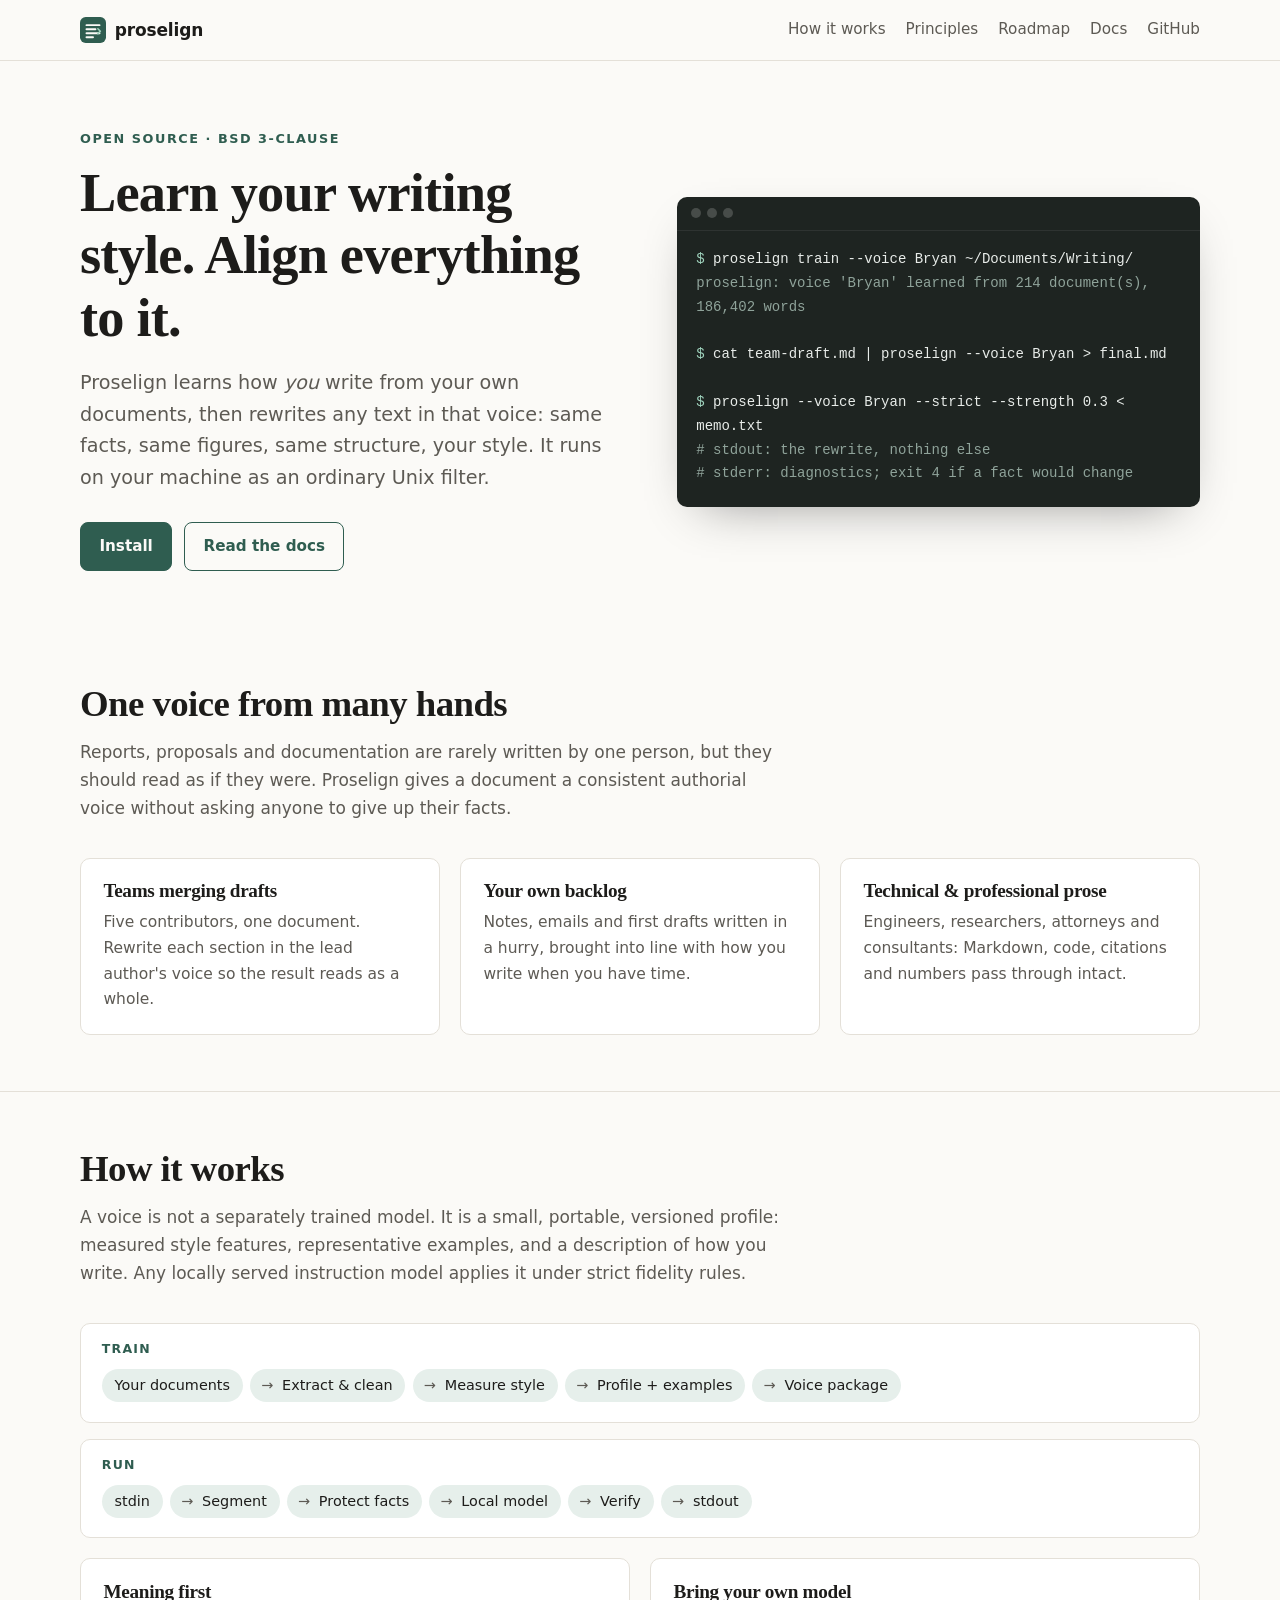
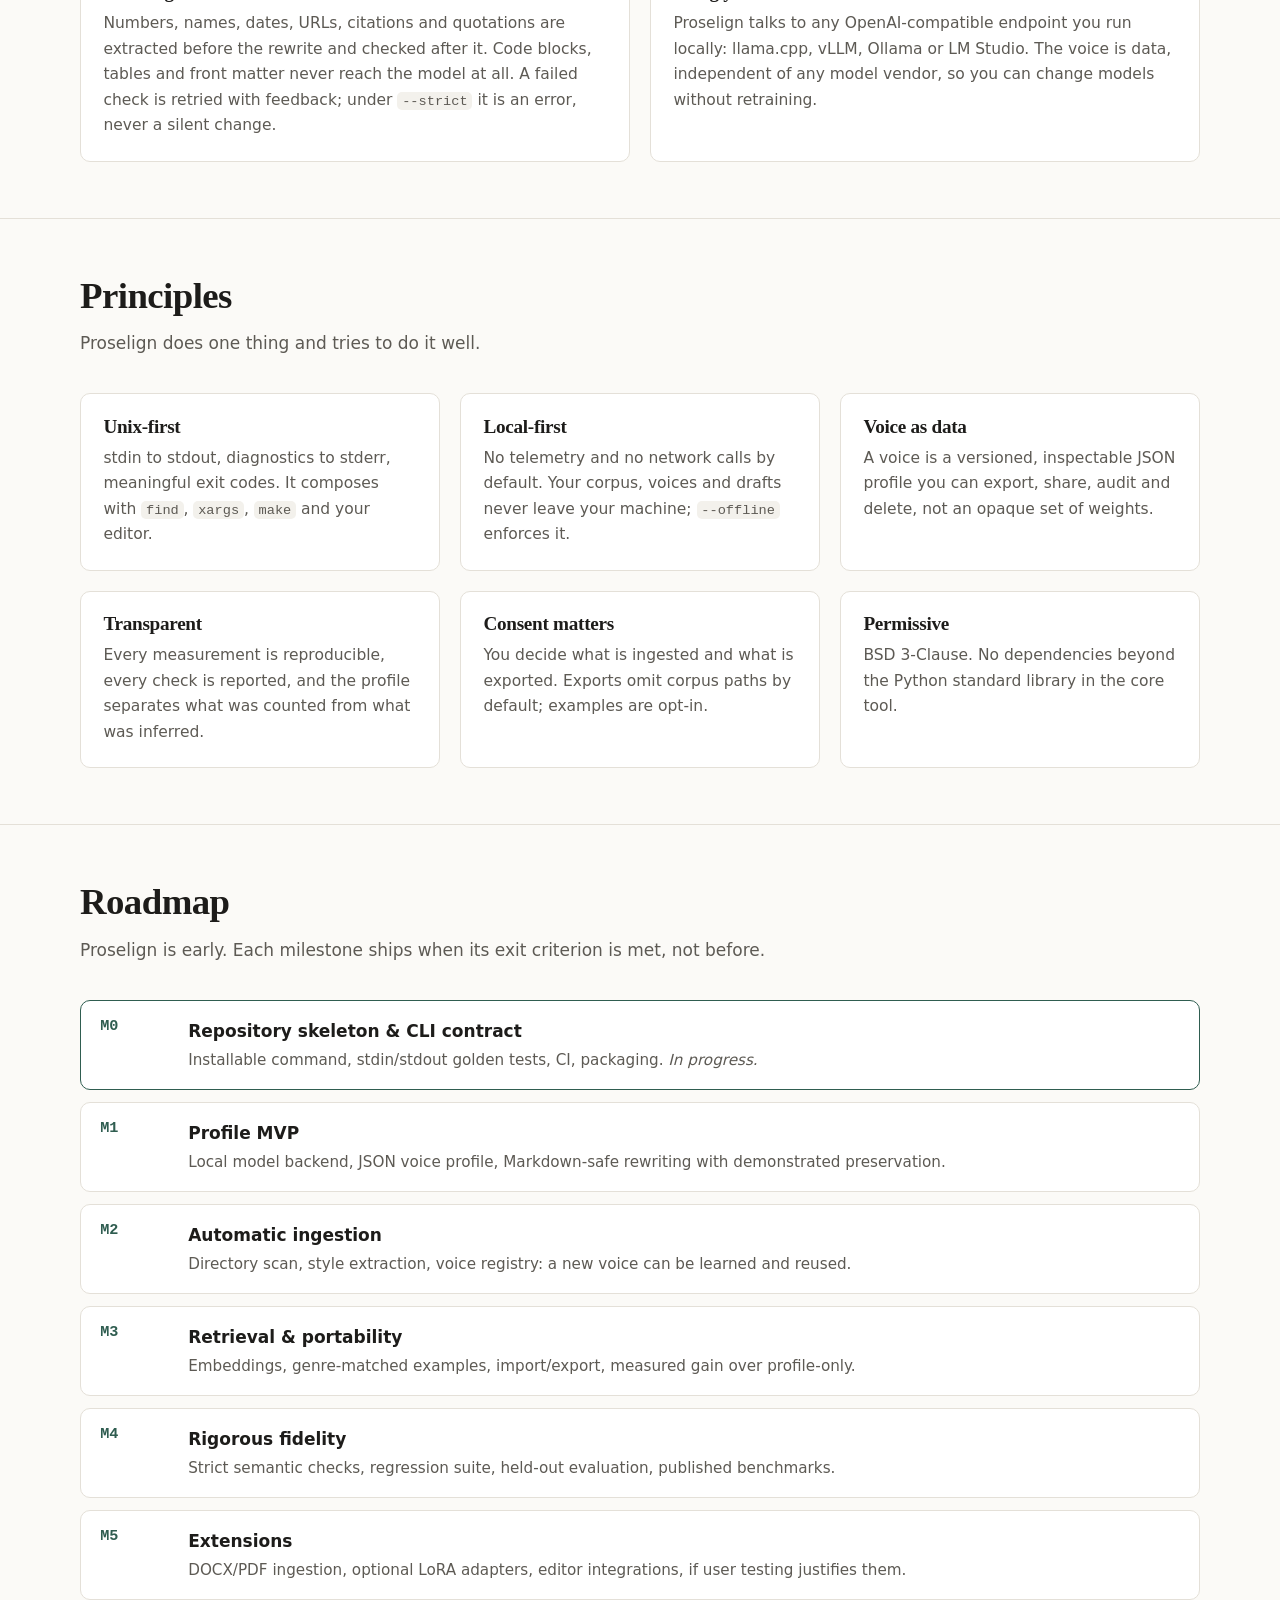
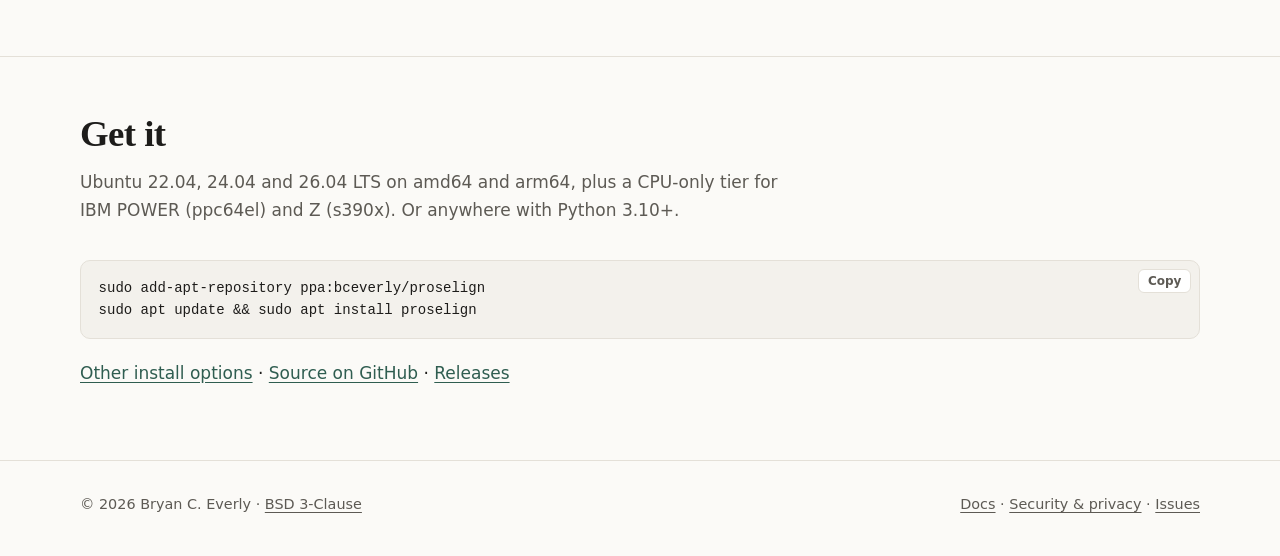
<file: website/index.html>
<!doctype html>
<!-- SPDX-License-Identifier: BSD-3-Clause -->
<!-- Copyright (c) 2026 Bryan C. Everly -->
<html lang="en">
<head>
  <meta charset="utf-8">
  <meta name="viewport" content="width=device-width, initial-scale=1">
  <title>Proselign: learn your writing style, align everything to it</title>
  <meta name="description" content="Proselign is a local-first Unix filter that learns an author's prose style from their own documents and rewrites text in that voice without changing what it says.">
  <meta property="og:title" content="Proselign">
  <meta property="og:description" content="Learn your writing style. Align everything to it. Local-first, Unix-native, BSD licensed.">
  <meta property="og:url" content="https://proselign.org/">
  <link rel="icon" href="assets/logo.svg" type="image/svg+xml">
  <link rel="stylesheet" href="assets/style.css">
  <script src="assets/site.js" defer></script>
</head>
<body>
  <header class="site-header">
    <div class="wrap">
      <a class="brand" href="./"><img src="assets/logo.svg" alt="" width="26" height="26"> proselign</a>
      <nav class="nav" aria-label="Main">
        <a href="#how">How it works</a>
        <a href="#principles">Principles</a>
        <a href="#roadmap">Roadmap</a>
        <a href="docs/">Docs</a>
        <a href="https://github.com/bceverly/proselign">GitHub</a>
      </nav>
    </div>
  </header>

  <main>
    <div class="hero">
      <div class="wrap hero-grid">
        <div>
          <p class="eyebrow">Open source &middot; BSD 3-Clause</p>
          <h1>Learn your writing style. Align everything to it.</h1>
          <p class="lede">Proselign learns how <em>you</em> write from your own documents, then rewrites any text in that voice: same facts, same figures, same structure, your style. It runs on your machine as an ordinary Unix filter.</p>
          <div class="cta">
            <a class="btn btn-primary" href="docs/#install">Install</a>
            <a class="btn btn-secondary" href="docs/">Read the docs</a>
          </div>
        </div>
        <div class="terminal" aria-label="Example terminal session">
          <div class="terminal-bar" aria-hidden="true"><span></span><span></span><span></span></div>
<pre><span class="prompt">$ </span>proselign train --voice Bryan ~/Documents/Writing/
<span class="dim">proselign: voice 'Bryan' learned from 214 document(s), 186,402 words</span>

<span class="prompt">$ </span>cat team-draft.md | proselign --voice Bryan &gt; final.md

<span class="prompt">$ </span>proselign --voice Bryan --strict --strength 0.3 &lt; memo.txt
<span class="dim"># stdout: the rewrite, nothing else
# stderr: diagnostics; exit 4 if a fact would change</span></pre>
        </div>
      </div>
    </div>

    <section id="why">
      <div class="wrap">
        <div class="section-head">
          <h2>One voice from many hands</h2>
          <p>Reports, proposals and documentation are rarely written by one person, but they should read as if they were. Proselign gives a document a consistent authorial voice without asking anyone to give up their facts.</p>
        </div>
        <div class="grid-3">
          <div class="card">
            <h3>Teams merging drafts</h3>
            <p>Five contributors, one document. Rewrite each section in the lead author's voice so the result reads as a whole.</p>
          </div>
          <div class="card">
            <h3>Your own backlog</h3>
            <p>Notes, emails and first drafts written in a hurry, brought into line with how you write when you have time.</p>
          </div>
          <div class="card">
            <h3>Technical &amp; professional prose</h3>
            <p>Engineers, researchers, attorneys and consultants: Markdown, code, citations and numbers pass through intact.</p>
          </div>
        </div>
      </div>
    </section>

    <section id="how">
      <div class="wrap">
        <div class="section-head">
          <h2>How it works</h2>
          <p>A voice is not a separately trained model. It is a small, portable, versioned profile: measured style features, representative examples, and a description of how you write. Any locally served instruction model applies it under strict fidelity rules.</p>
        </div>
        <div class="pipeline">
          <div class="lane">
            <p class="lane-title">Train</p>
            <ol class="steps">
              <li>Your documents</li><li>Extract &amp; clean</li><li>Measure style</li><li>Profile + examples</li><li>Voice package</li>
            </ol>
          </div>
          <div class="lane">
            <p class="lane-title">Run</p>
            <ol class="steps">
              <li>stdin</li><li>Segment</li><li>Protect facts</li><li>Local model</li><li>Verify</li><li>stdout</li>
            </ol>
          </div>
        </div>
        <div class="grid-2" style="margin-top:1.25rem">
          <div class="card">
            <h3>Meaning first</h3>
            <p>Numbers, names, dates, URLs, citations and quotations are extracted before the rewrite and checked after it. Code blocks, tables and front matter never reach the model at all. A failed check is retried with feedback; under <code>--strict</code> it is an error, never a silent change.</p>
          </div>
          <div class="card">
            <h3>Bring your own model</h3>
            <p>Proselign talks to any OpenAI-compatible endpoint you run locally: llama.cpp, vLLM, Ollama or LM Studio. The voice is data, independent of any model vendor, so you can change models without retraining.</p>
          </div>
        </div>
      </div>
    </section>

    <section id="principles">
      <div class="wrap">
        <div class="section-head">
          <h2>Principles</h2>
          <p>Proselign does one thing and tries to do it well.</p>
        </div>
        <div class="grid-3">
          <div class="card"><h3>Unix-first</h3><p>stdin to stdout, diagnostics to stderr, meaningful exit codes. It composes with <code>find</code>, <code>xargs</code>, <code>make</code> and your editor.</p></div>
          <div class="card"><h3>Local-first</h3><p>No telemetry and no network calls by default. Your corpus, voices and drafts never leave your machine; <code>--offline</code> enforces it.</p></div>
          <div class="card"><h3>Voice as data</h3><p>A voice is a versioned, inspectable JSON profile you can export, share, audit and delete, not an opaque set of weights.</p></div>
          <div class="card"><h3>Transparent</h3><p>Every measurement is reproducible, every check is reported, and the profile separates what was counted from what was inferred.</p></div>
          <div class="card"><h3>Consent matters</h3><p>You decide what is ingested and what is exported. Exports omit corpus paths by default; examples are opt-in.</p></div>
          <div class="card"><h3>Permissive</h3><p>BSD 3-Clause. No dependencies beyond the Python standard library in the core tool.</p></div>
        </div>
      </div>
    </section>

    <section id="roadmap">
      <div class="wrap">
        <div class="section-head">
          <h2>Roadmap</h2>
          <p>Proselign is early. Each milestone ships when its exit criterion is met, not before.</p>
        </div>
        <ol class="milestones">
          <li class="now"><span class="tag">M0</span><div><strong>Repository skeleton &amp; CLI contract</strong><span>Installable command, stdin/stdout golden tests, CI, packaging. <em>In progress.</em></span></div></li>
          <li><span class="tag">M1</span><div><strong>Profile MVP</strong><span>Local model backend, JSON voice profile, Markdown-safe rewriting with demonstrated preservation.</span></div></li>
          <li><span class="tag">M2</span><div><strong>Automatic ingestion</strong><span>Directory scan, style extraction, voice registry: a new voice can be learned and reused.</span></div></li>
          <li><span class="tag">M3</span><div><strong>Retrieval &amp; portability</strong><span>Embeddings, genre-matched examples, import/export, measured gain over profile-only.</span></div></li>
          <li><span class="tag">M4</span><div><strong>Rigorous fidelity</strong><span>Strict semantic checks, regression suite, held-out evaluation, published benchmarks.</span></div></li>
          <li><span class="tag">M5</span><div><strong>Extensions</strong><span>DOCX/PDF ingestion, optional LoRA adapters, editor integrations, if user testing justifies them.</span></div></li>
        </ol>
      </div>
    </section>

    <section id="get">
      <div class="wrap">
        <div class="section-head">
          <h2>Get it</h2>
          <p>Ubuntu 22.04, 24.04 and 26.04 LTS on amd64 and arm64, plus a CPU-only tier for IBM POWER (ppc64el) and Z (s390x). Or anywhere with Python 3.10+.</p>
        </div>
<pre class="code"><code>sudo add-apt-repository ppa:bceverly/proselign
sudo apt update &amp;&amp; sudo apt install proselign</code></pre>
        <p><a href="docs/#install">Other install options</a> &middot; <a href="https://github.com/bceverly/proselign">Source on GitHub</a> &middot; <a href="https://github.com/bceverly/proselign/releases">Releases</a></p>
      </div>
    </section>
  </main>

  <footer class="site-footer">
    <div class="wrap">
      <span>&copy; 2026 Bryan C. Everly &middot; <a href="https://github.com/bceverly/proselign/blob/main/LICENSE">BSD 3-Clause</a></span>
      <span><a href="docs/">Docs</a> &middot; <a href="docs/#security">Security &amp; privacy</a> &middot; <a href="https://github.com/bceverly/proselign/issues">Issues</a></span>
    </div>
  </footer>
</body>
</html>
</file>
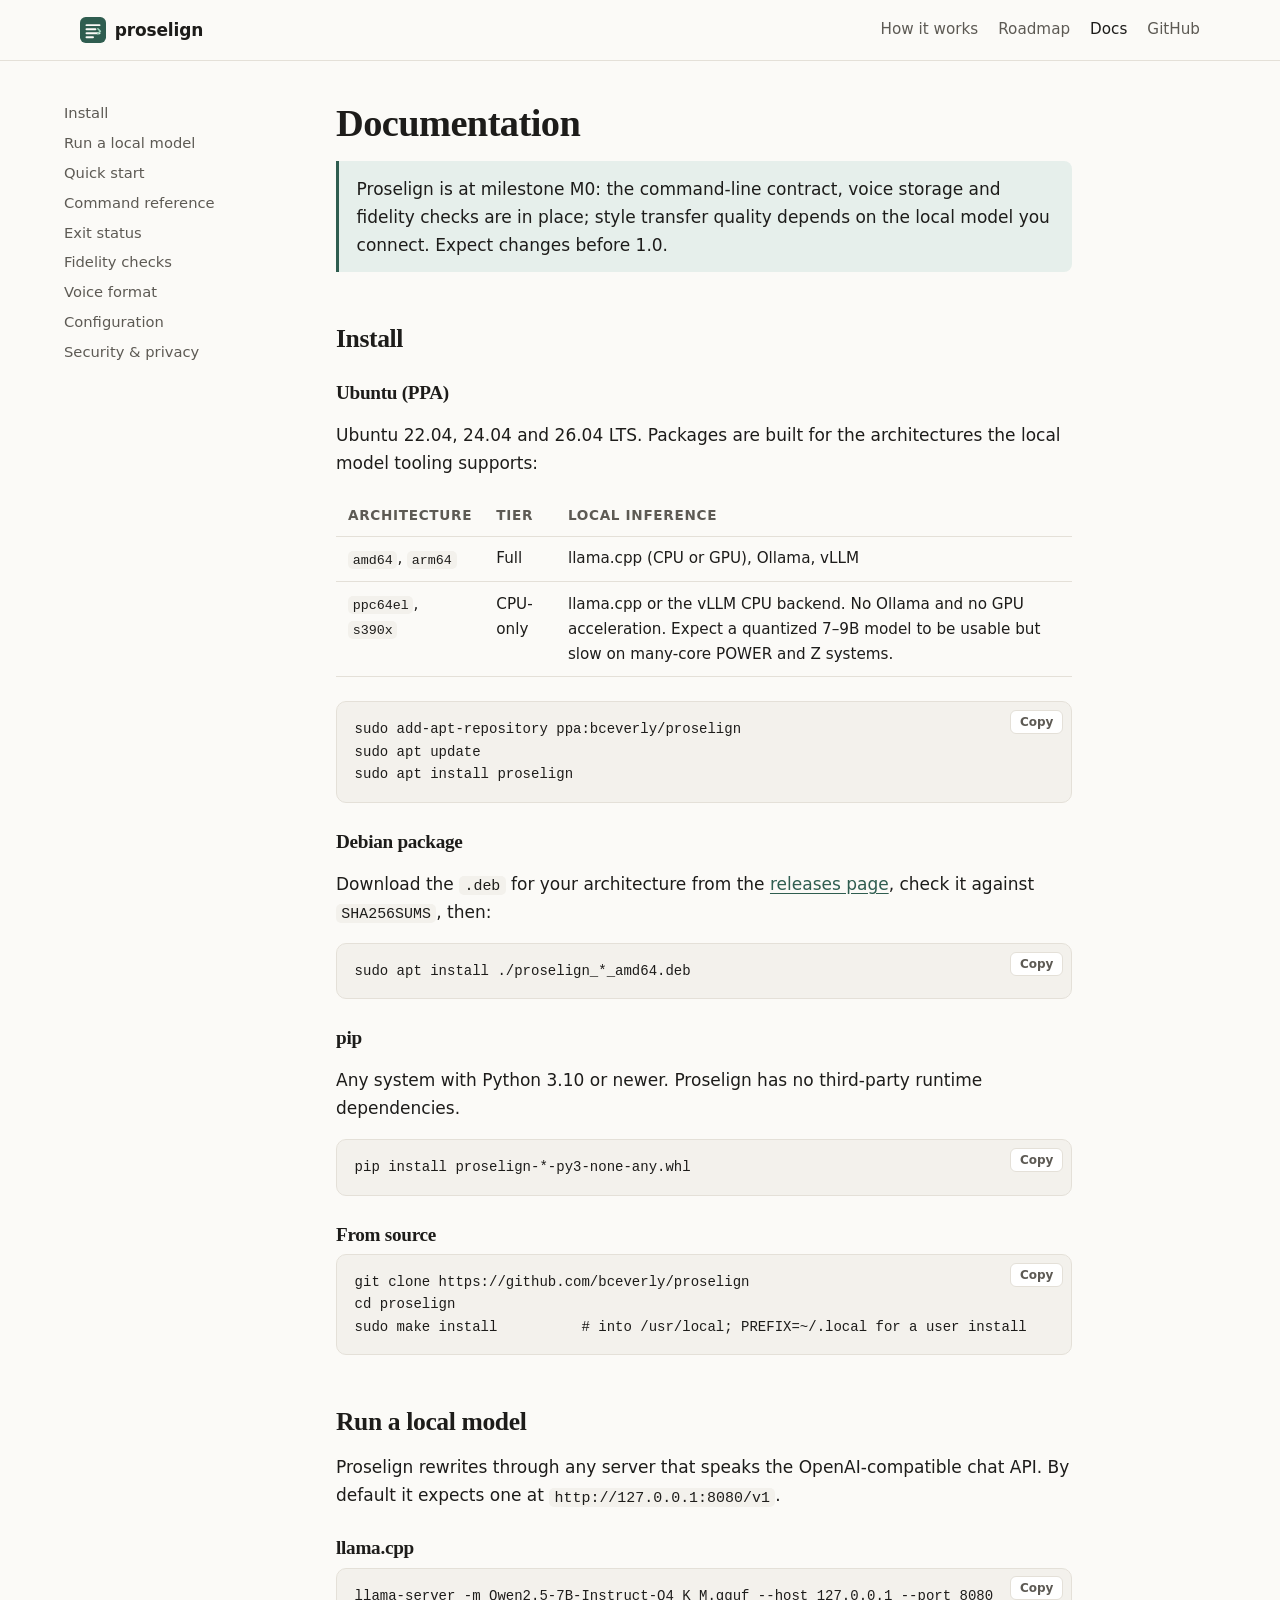
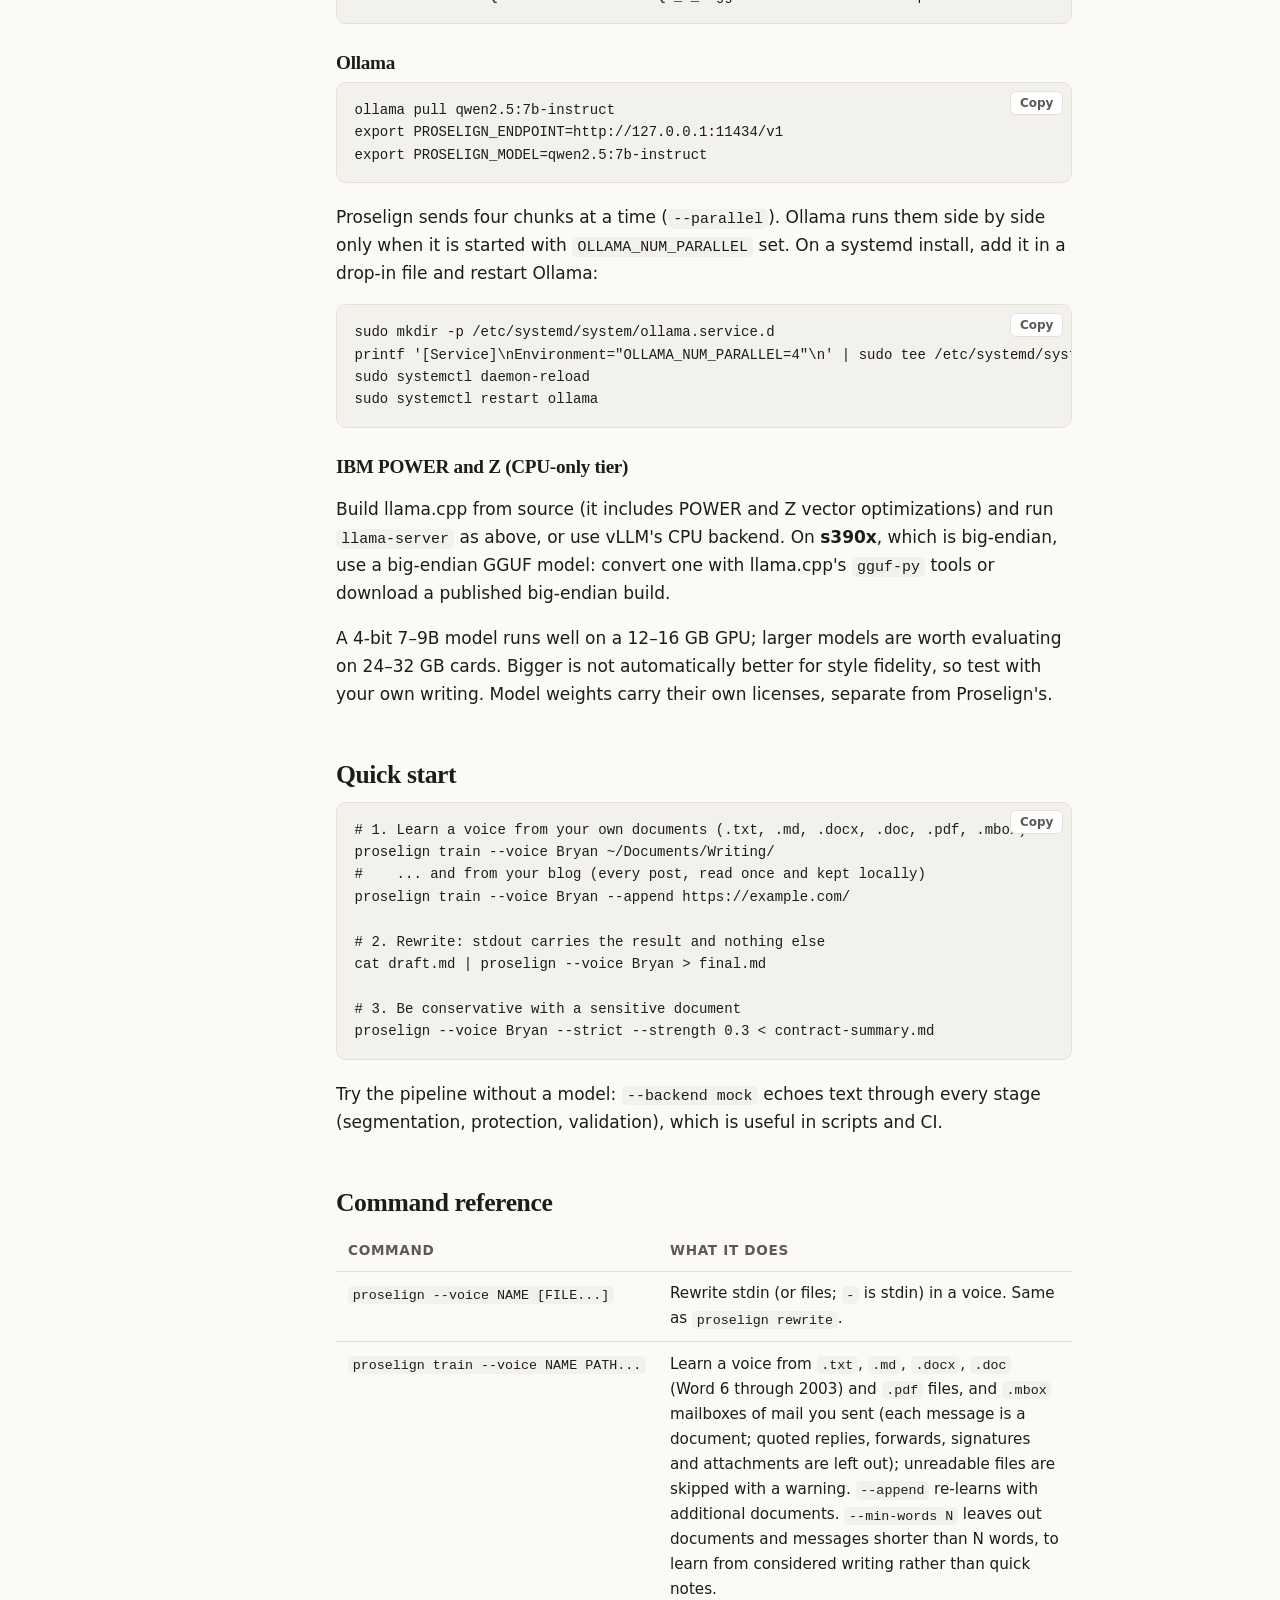
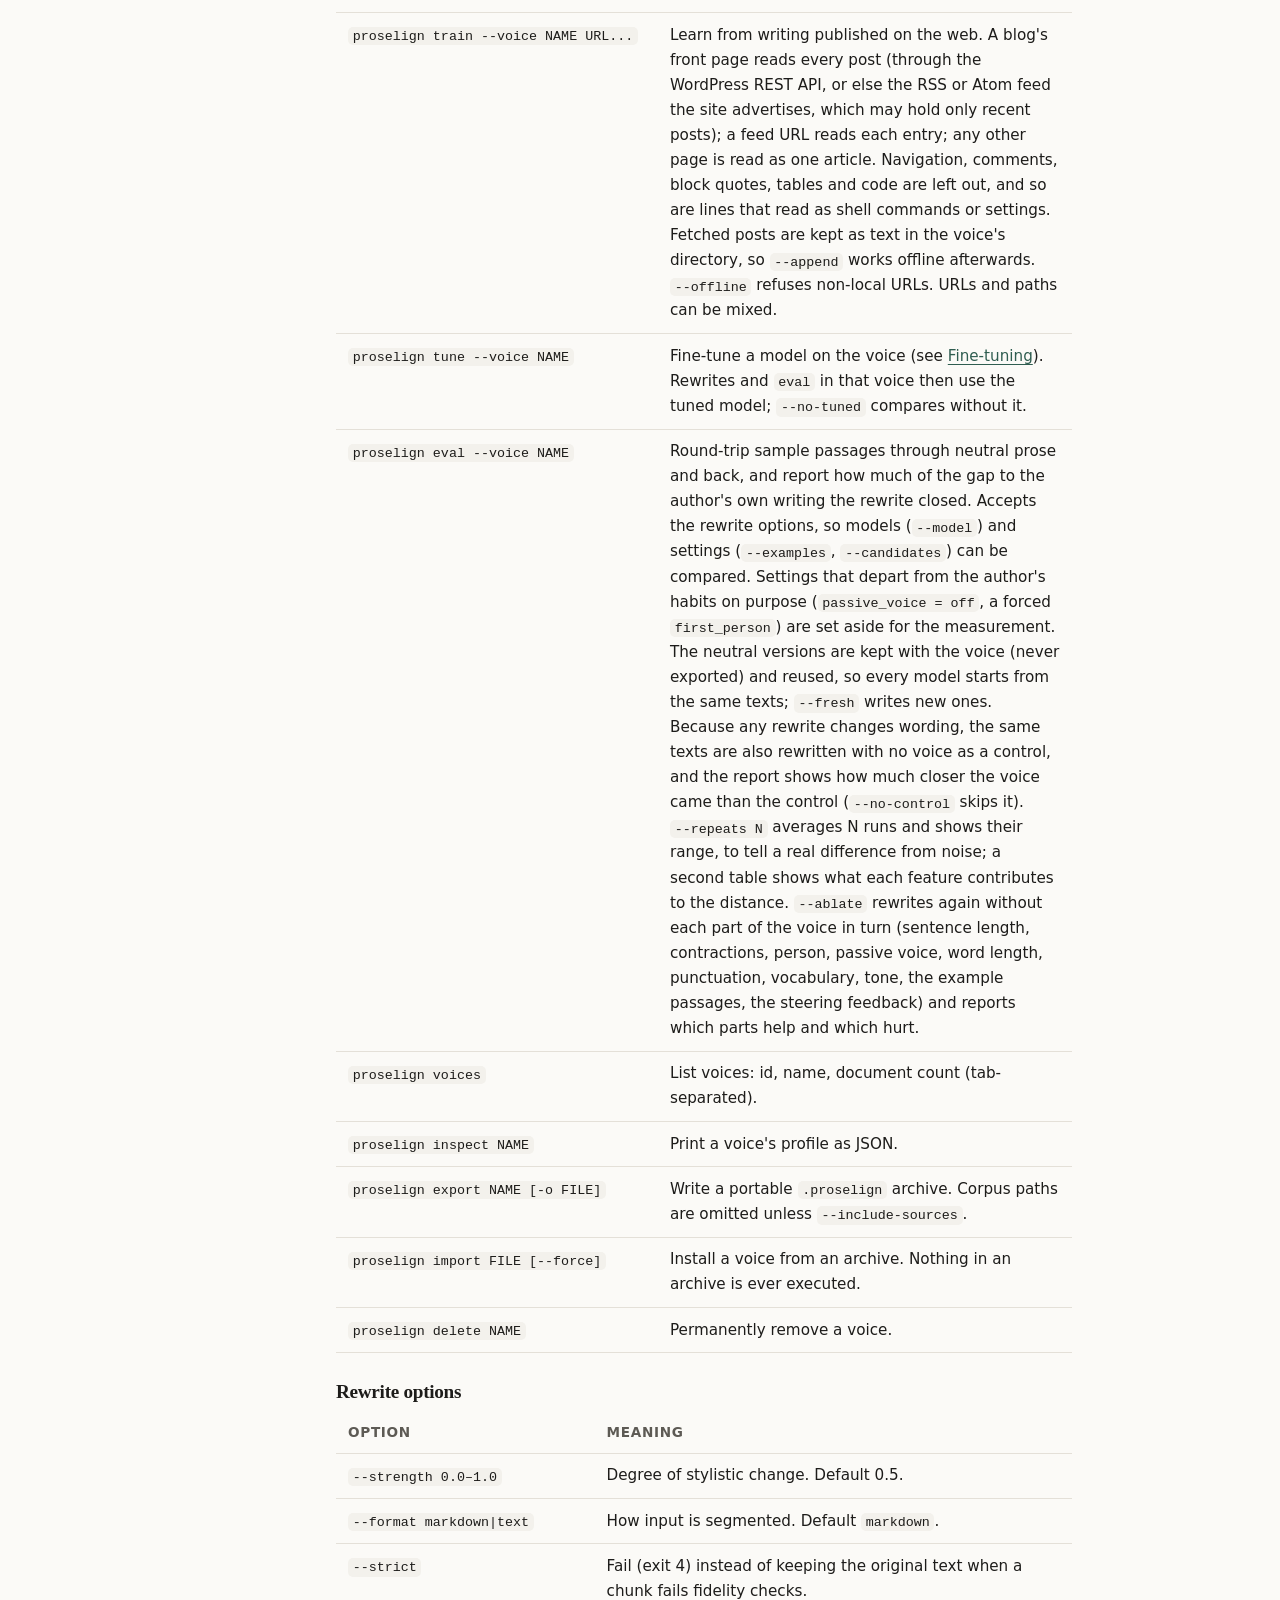
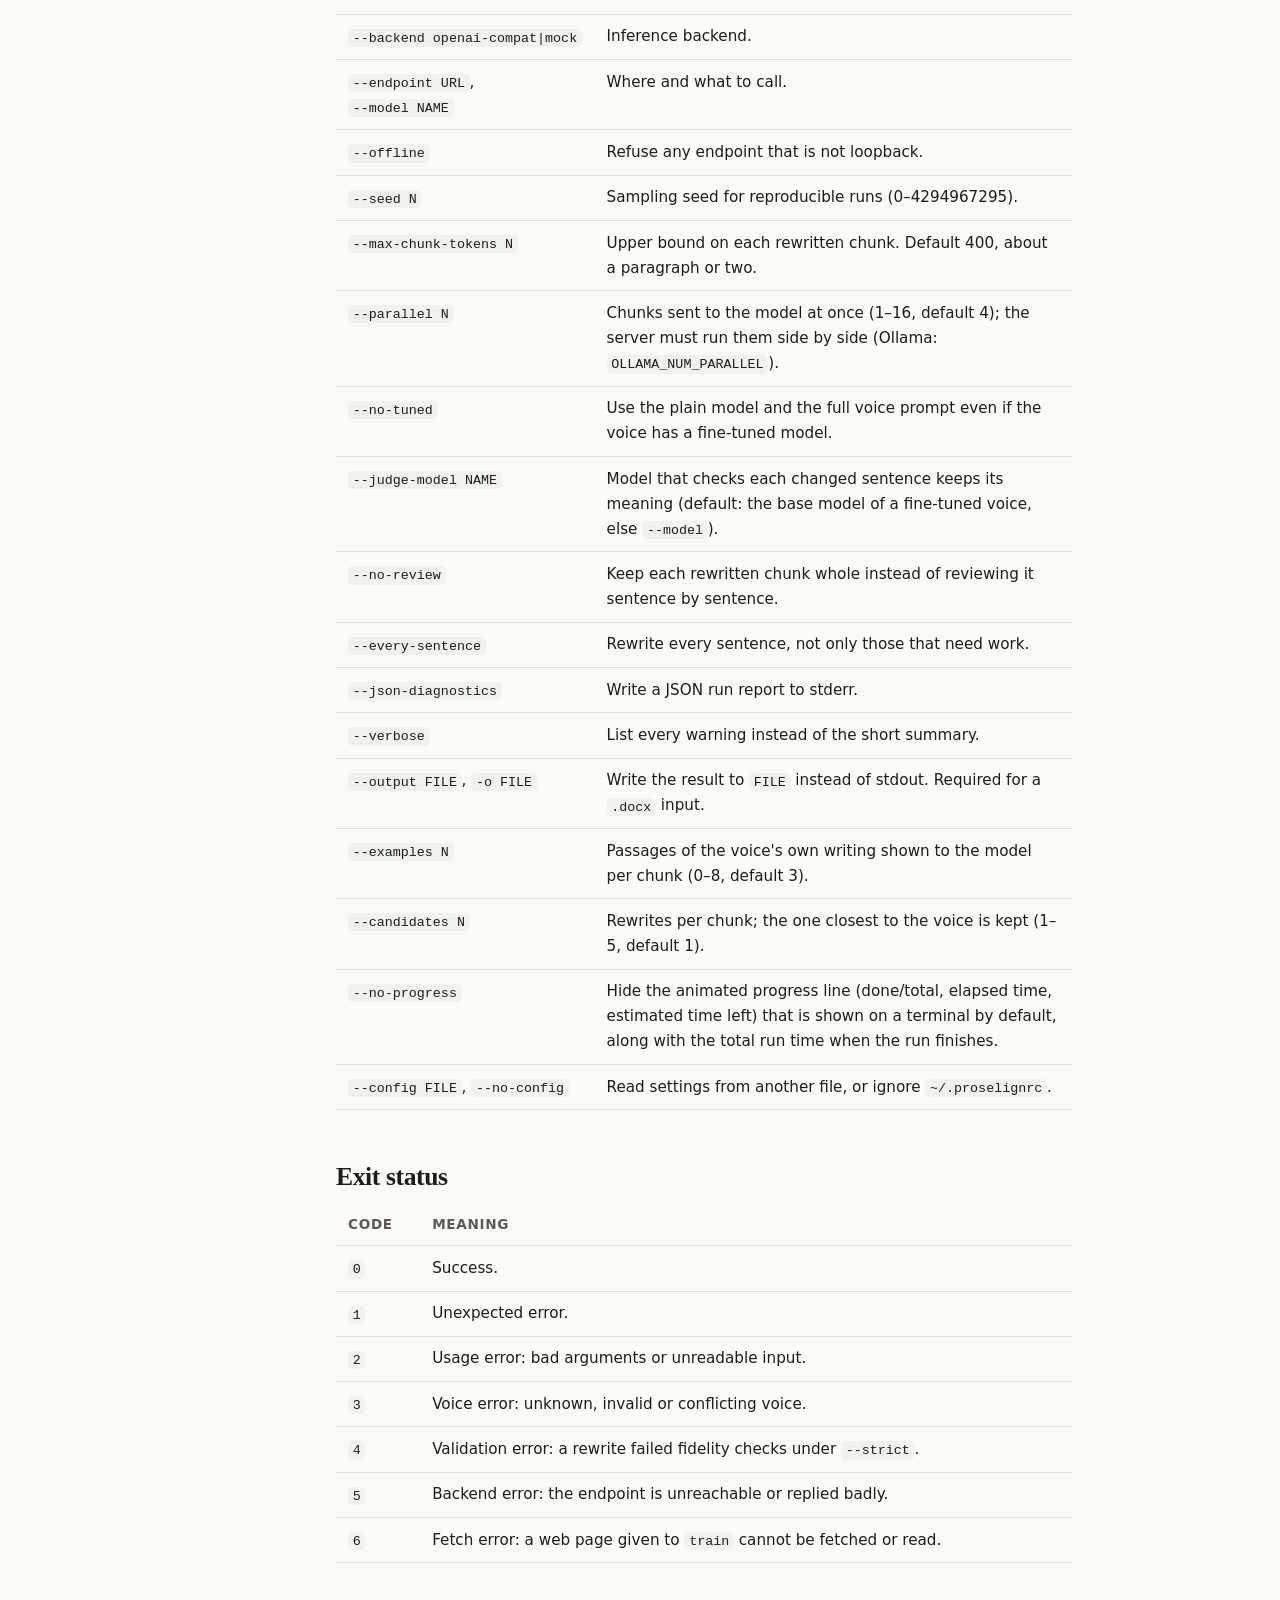
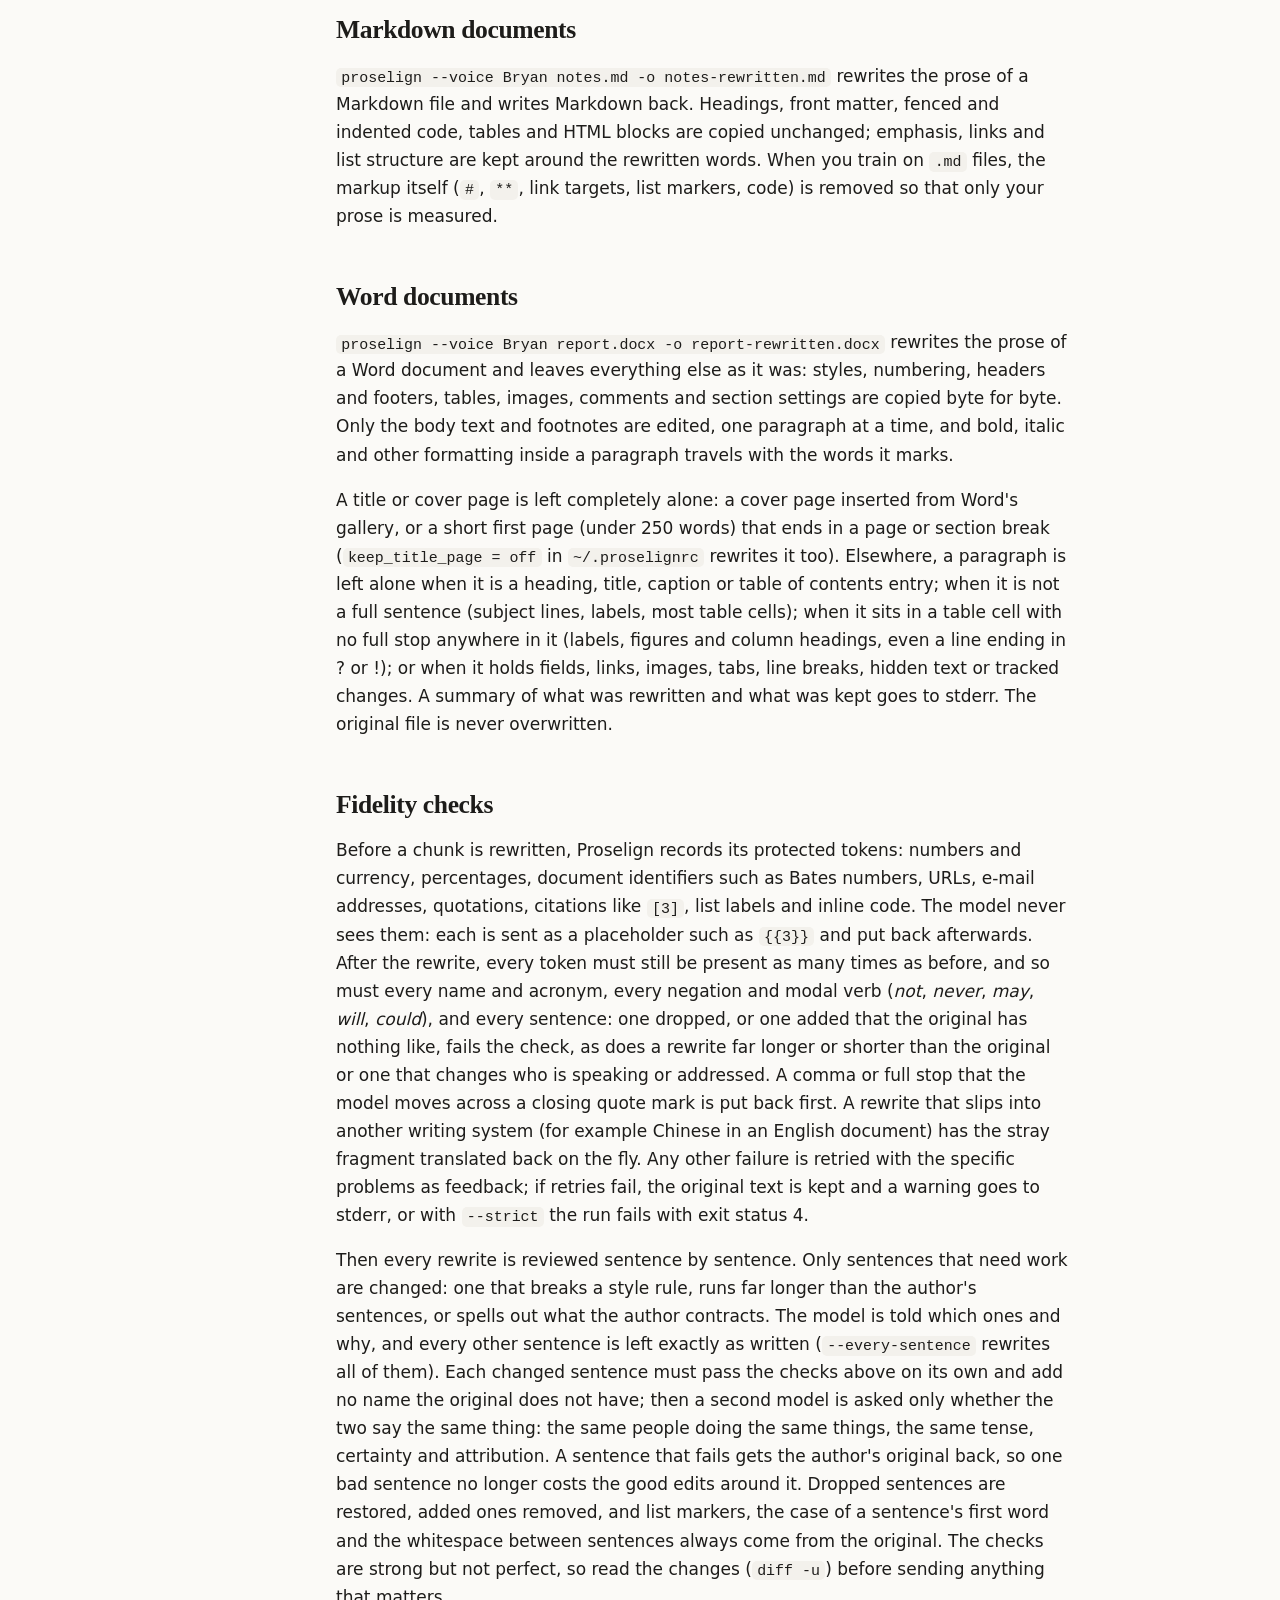
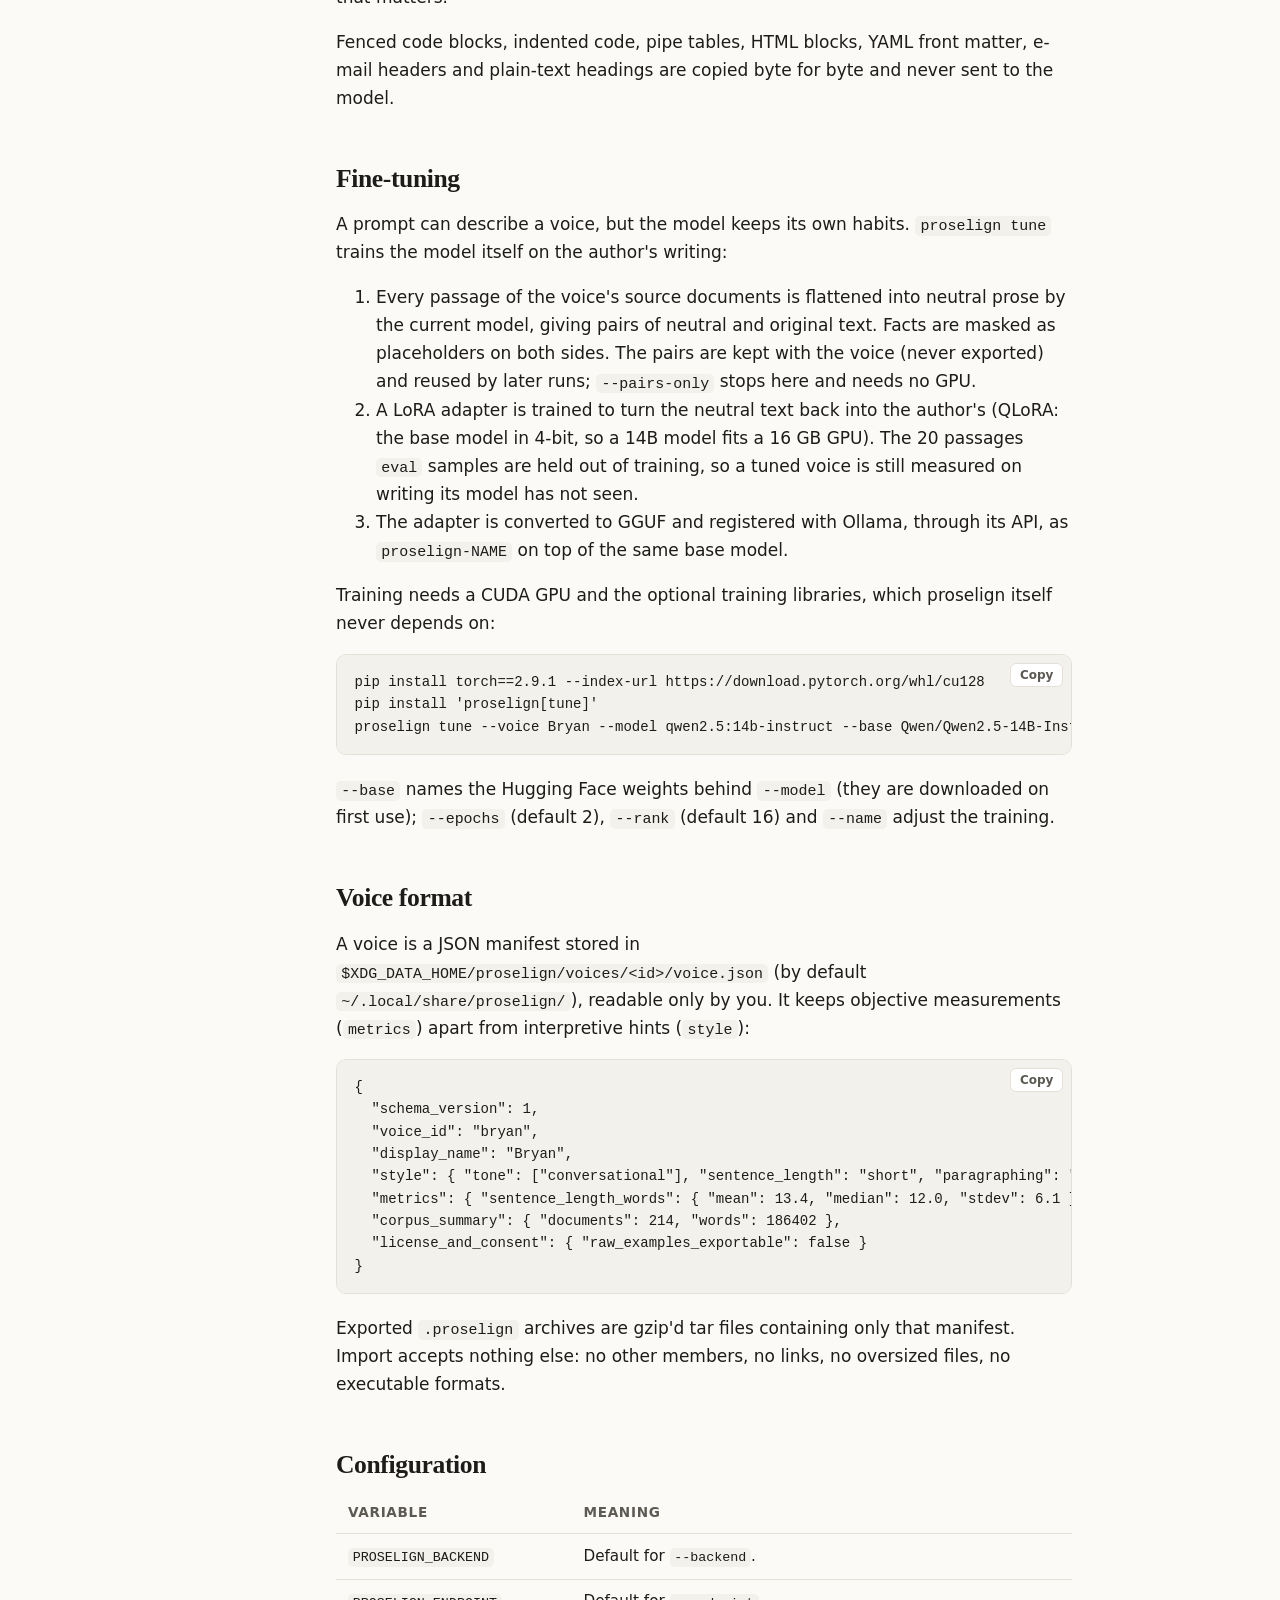
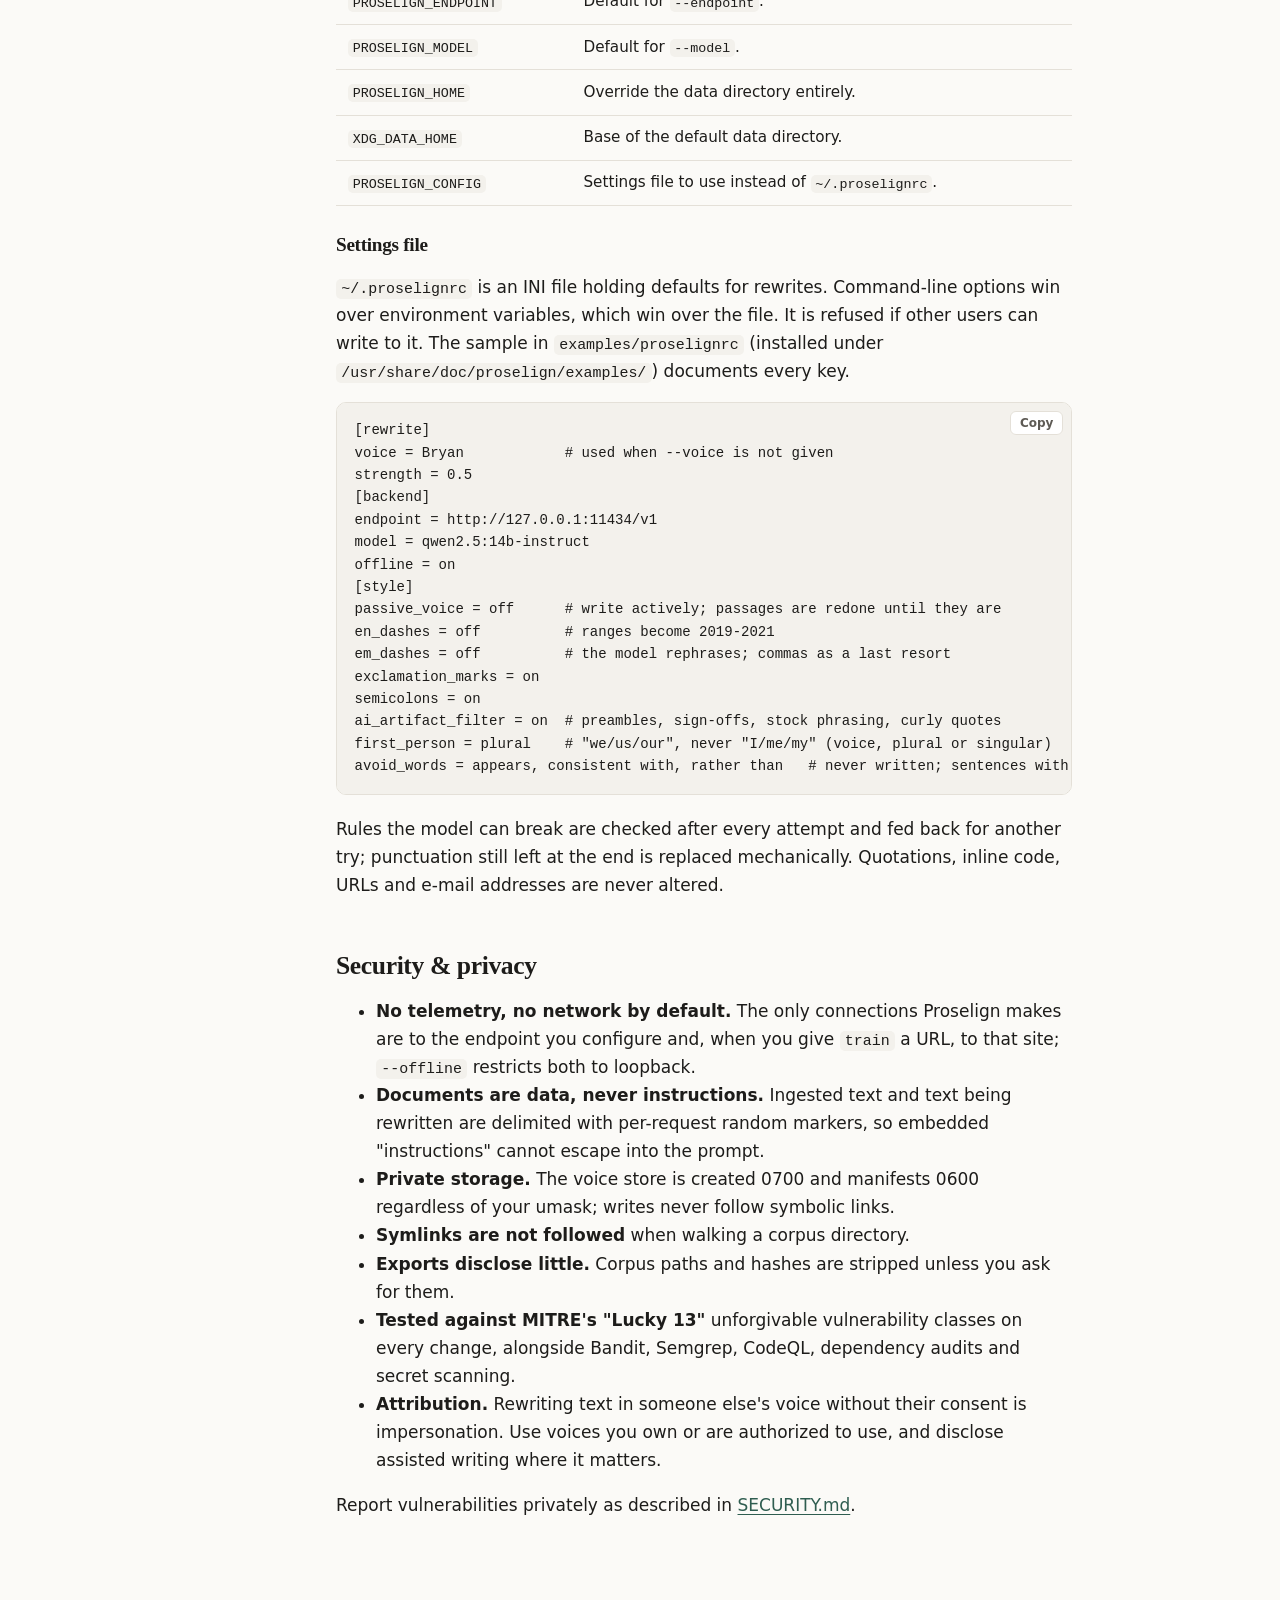
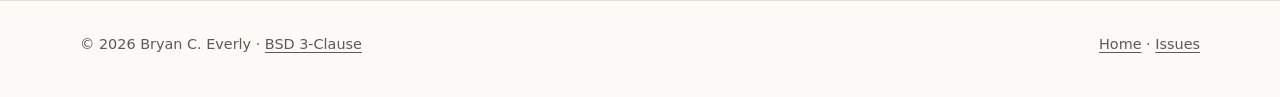
<file: website/docs/index.html>
<!doctype html>
<html lang="en">
<head>
  <meta charset="utf-8">
  <meta name="viewport" content="width=device-width, initial-scale=1">
  <title>Proselign documentation</title>
  <meta name="description" content="Install Proselign, learn a voice, rewrite text, and understand the CLI contract, voice format, and security model.">
  <link rel="icon" href="../assets/logo.svg" type="image/svg+xml">
  <link rel="stylesheet" href="../assets/style.css">
  <script src="../assets/site.js" defer></script>
</head>
<body>
  <header class="site-header">
    <div class="wrap">
      <a class="brand" href="../"><img src="../assets/logo.svg" alt="" width="26" height="26"> proselign</a>
      <nav class="nav" aria-label="Main">
        <a href="../#how">How it works</a>
        <a href="../#roadmap">Roadmap</a>
        <a href="./" aria-current="page">Docs</a>
        <a href="https://github.com/bceverly/proselign">GitHub</a>
      </nav>
    </div>
  </header>

  <div class="wrap docs">
    <nav class="toc" aria-label="On this page">
      <ul>
        <li><a href="#install">Install</a></li>
        <li><a href="#model">Run a local model</a></li>
        <li><a href="#quickstart">Quick start</a></li>
        <li><a href="#cli">Command reference</a></li>
        <li><a href="#exit">Exit status</a></li>
        <li><a href="#fidelity">Fidelity checks</a></li>
        <li><a href="#voices">Voice format</a></li>
        <li><a href="#config">Configuration</a></li>
        <li><a href="#security">Security &amp; privacy</a></li>
      </ul>
    </nav>

    <main class="prose">
      <h1>Documentation</h1>
      <div class="callout"><p>Proselign is at milestone M0: the command-line contract, voice storage and fidelity checks are in place; style transfer quality depends on the local model you connect. Expect changes before 1.0.</p></div>

      <h2 id="install">Install</h2>
      <h3>Ubuntu (PPA)</h3>
      <p>Ubuntu 22.04, 24.04 and 26.04 LTS. Packages are built for the architectures the local model tooling supports:</p>
      <div class="table-scroll">
        <table>
          <thead><tr><th>Architecture</th><th>Tier</th><th>Local inference</th></tr></thead>
          <tbody>
            <tr><td><code>amd64</code>, <code>arm64</code></td><td>Full</td><td>llama.cpp (CPU or GPU), Ollama, vLLM</td></tr>
            <tr><td><code>ppc64el</code>, <code>s390x</code></td><td>CPU-only</td><td>llama.cpp or the vLLM CPU backend. No Ollama and no GPU acceleration. Expect a quantized 7&ndash;9B model to be usable but slow on many-core POWER and Z systems.</td></tr>
          </tbody>
        </table>
      </div>
<pre class="code"><code>sudo add-apt-repository ppa:bceverly/proselign
sudo apt update
sudo apt install proselign</code></pre>
      <h3>Debian package</h3>
      <p>Download the <code>.deb</code> for your architecture from the <a href="https://github.com/bceverly/proselign/releases">releases page</a>, check it against <code>SHA256SUMS</code>, then:</p>
<pre class="code"><code>sudo apt install ./proselign_*_amd64.deb</code></pre>
      <h3>pip</h3>
      <p>Any system with Python 3.10 or newer. Proselign has no third-party runtime dependencies.</p>
<pre class="code"><code>pip install proselign-*-py3-none-any.whl</code></pre>
      <h3>From source</h3>
<pre class="code"><code>git clone https://github.com/bceverly/proselign
cd proselign
sudo make install          # into /usr/local; PREFIX=~/.local for a user install</code></pre>

      <h2 id="model">Run a local model</h2>
      <p>Proselign rewrites through any server that speaks the OpenAI-compatible chat API. By default it expects one at <code>http://127.0.0.1:8080/v1</code>.</p>
      <h3>llama.cpp</h3>
<pre class="code"><code>llama-server -m Qwen2.5-7B-Instruct-Q4_K_M.gguf --host 127.0.0.1 --port 8080</code></pre>
      <h3>Ollama</h3>
<pre class="code"><code>ollama pull qwen2.5:7b-instruct
export PROSELIGN_ENDPOINT=http://127.0.0.1:11434/v1
export PROSELIGN_MODEL=qwen2.5:7b-instruct</code></pre>
      <p>Proselign sends four chunks at a time (<code>--parallel</code>). Ollama runs them side by side only when it is started with <code>OLLAMA_NUM_PARALLEL</code> set. On a systemd install, add it in a drop-in file and restart Ollama:</p>
<pre class="code"><code>sudo mkdir -p /etc/systemd/system/ollama.service.d
printf '[Service]\nEnvironment="OLLAMA_NUM_PARALLEL=4"\n' | sudo tee /etc/systemd/system/ollama.service.d/parallel.conf
sudo systemctl daemon-reload
sudo systemctl restart ollama</code></pre>
      <h3>IBM POWER and Z (CPU-only tier)</h3>
      <p>Build llama.cpp from source (it includes POWER and Z vector optimizations) and run <code>llama-server</code> as above, or use vLLM's CPU backend. On <strong>s390x</strong>, which is big-endian, use a big-endian GGUF model: convert one with llama.cpp's <code>gguf-py</code> tools or download a published big-endian build.</p>
      <p>A 4-bit 7&ndash;9B model runs well on a 12&ndash;16&nbsp;GB GPU; larger models are worth evaluating on 24&ndash;32&nbsp;GB cards. Bigger is not automatically better for style fidelity, so test with your own writing. Model weights carry their own licenses, separate from Proselign's.</p>

      <h2 id="quickstart">Quick start</h2>
<pre class="code"><code># 1. Learn a voice from your own documents (.txt, .md, .docx, .doc, .pdf, .mbox)
proselign train --voice Bryan ~/Documents/Writing/
#    ... and from your blog (every post, read once and kept locally)
proselign train --voice Bryan --append https://example.com/

# 2. Rewrite: stdout carries the result and nothing else
cat draft.md | proselign --voice Bryan &gt; final.md

# 3. Be conservative with a sensitive document
proselign --voice Bryan --strict --strength 0.3 &lt; contract-summary.md</code></pre>
      <p>Try the pipeline without a model: <code>--backend mock</code> echoes text through every stage (segmentation, protection, validation), which is useful in scripts and CI.</p>

      <h2 id="cli">Command reference</h2>
      <div class="table-scroll">
        <table>
          <thead><tr><th>Command</th><th>What it does</th></tr></thead>
          <tbody>
            <tr><td><code>proselign --voice NAME [FILE...]</code></td><td>Rewrite stdin (or files; <code>-</code> is stdin) in a voice. Same as <code>proselign rewrite</code>.</td></tr>
            <tr><td><code>proselign train --voice NAME PATH...</code></td><td>Learn a voice from <code>.txt</code>, <code>.md</code>, <code>.docx</code>, <code>.doc</code> (Word 6 through 2003) and <code>.pdf</code> files, and <code>.mbox</code> mailboxes of mail you sent (each message is a document; quoted replies, forwards, signatures and attachments are left out); unreadable files are skipped with a warning. <code>--append</code> re-learns with additional documents. <code>--min-words N</code> leaves out documents and messages shorter than N words, to learn from considered writing rather than quick notes.</td></tr>
            <tr><td><code>proselign train --voice NAME URL...</code></td><td>Learn from writing published on the web. A blog's front page reads every post (through the WordPress REST API, or else the RSS or Atom feed the site advertises, which may hold only recent posts); a feed URL reads each entry; any other page is read as one article. Navigation, comments, block quotes, tables and code are left out, and so are lines that read as shell commands or settings. Fetched posts are kept as text in the voice's directory, so <code>--append</code> works offline afterwards. <code>--offline</code> refuses non-local URLs. URLs and paths can be mixed.</td></tr>
            <tr><td><code>proselign tune --voice NAME</code></td><td>Fine-tune a model on the voice (see <a href="#tune">Fine-tuning</a>). Rewrites and <code>eval</code> in that voice then use the tuned model; <code>--no-tuned</code> compares without it.</td></tr>
            <tr><td><code>proselign eval --voice NAME</code></td><td>Round-trip sample passages through neutral prose and back, and report how much of the gap to the author's own writing the rewrite closed. Accepts the rewrite options, so models (<code>--model</code>) and settings (<code>--examples</code>, <code>--candidates</code>) can be compared. Settings that depart from the author's habits on purpose (<code>passive_voice = off</code>, a forced <code>first_person</code>) are set aside for the measurement. The neutral versions are kept with the voice (never exported) and reused, so every model starts from the same texts; <code>--fresh</code> writes new ones. Because any rewrite changes wording, the same texts are also rewritten with no voice as a control, and the report shows how much closer the voice came than the control (<code>--no-control</code> skips it). <code>--repeats N</code> averages N runs and shows their range, to tell a real difference from noise; a second table shows what each feature contributes to the distance. <code>--ablate</code> rewrites again without each part of the voice in turn (sentence length, contractions, person, passive voice, word length, punctuation, vocabulary, tone, the example passages, the steering feedback) and reports which parts help and which hurt.</td></tr>
            <tr><td><code>proselign voices</code></td><td>List voices: id, name, document count (tab-separated).</td></tr>
            <tr><td><code>proselign inspect NAME</code></td><td>Print a voice's profile as JSON.</td></tr>
            <tr><td><code>proselign export NAME [-o FILE]</code></td><td>Write a portable <code>.proselign</code> archive. Corpus paths are omitted unless <code>--include-sources</code>.</td></tr>
            <tr><td><code>proselign import FILE [--force]</code></td><td>Install a voice from an archive. Nothing in an archive is ever executed.</td></tr>
            <tr><td><code>proselign delete NAME</code></td><td>Permanently remove a voice.</td></tr>
          </tbody>
        </table>
      </div>
      <h3>Rewrite options</h3>
      <div class="table-scroll">
        <table>
          <thead><tr><th>Option</th><th>Meaning</th></tr></thead>
          <tbody>
            <tr><td><code>--strength 0.0&ndash;1.0</code></td><td>Degree of stylistic change. Default 0.5.</td></tr>
            <tr><td><code>--format markdown|text</code></td><td>How input is segmented. Default <code>markdown</code>.</td></tr>
            <tr><td><code>--strict</code></td><td>Fail (exit 4) instead of keeping the original text when a chunk fails fidelity checks.</td></tr>
            <tr><td><code>--backend openai-compat|mock</code></td><td>Inference backend.</td></tr>
            <tr><td><code>--endpoint URL</code>, <code>--model NAME</code></td><td>Where and what to call.</td></tr>
            <tr><td><code>--offline</code></td><td>Refuse any endpoint that is not loopback.</td></tr>
            <tr><td><code>--seed N</code></td><td>Sampling seed for reproducible runs (0&ndash;4294967295).</td></tr>
            <tr><td><code>--max-chunk-tokens N</code></td><td>Upper bound on each rewritten chunk. Default 400, about a paragraph or two.</td></tr>
            <tr><td><code>--parallel N</code></td><td>Chunks sent to the model at once (1&ndash;16, default 4); the server must run them side by side (Ollama: <code>OLLAMA_NUM_PARALLEL</code>).</td></tr>
            <tr><td><code>--no-tuned</code></td><td>Use the plain model and the full voice prompt even if the voice has a fine-tuned model.</td></tr>
            <tr><td><code>--judge-model NAME</code></td><td>Model that checks each changed sentence keeps its meaning (default: the base model of a fine-tuned voice, else <code>--model</code>).</td></tr>
            <tr><td><code>--no-review</code></td><td>Keep each rewritten chunk whole instead of reviewing it sentence by sentence.</td></tr>
            <tr><td><code>--every-sentence</code></td><td>Rewrite every sentence, not only those that need work.</td></tr>
            <tr><td><code>--json-diagnostics</code></td><td>Write a JSON run report to stderr.</td></tr>
            <tr><td><code>--verbose</code></td><td>List every warning instead of the short summary.</td></tr>
            <tr><td><code>--output FILE</code>, <code>-o FILE</code></td><td>Write the result to <code>FILE</code> instead of stdout. Required for a <code>.docx</code> input.</td></tr>
            <tr><td><code>--examples N</code></td><td>Passages of the voice's own writing shown to the model per chunk (0&ndash;8, default 3).</td></tr>
            <tr><td><code>--candidates N</code></td><td>Rewrites per chunk; the one closest to the voice is kept (1&ndash;5, default 1).</td></tr>
            <tr><td><code>--no-progress</code></td><td>Hide the animated progress line (done/total, elapsed time, estimated time left) that is shown on a terminal by default, along with the total run time when the run finishes.</td></tr>
            <tr><td><code>--config FILE</code>, <code>--no-config</code></td><td>Read settings from another file, or ignore <code>~/.proselignrc</code>.</td></tr>
          </tbody>
        </table>
      </div>

      <h2 id="exit">Exit status</h2>
      <div class="table-scroll">
        <table>
          <thead><tr><th>Code</th><th>Meaning</th></tr></thead>
          <tbody>
            <tr><td><code>0</code></td><td>Success.</td></tr>
            <tr><td><code>1</code></td><td>Unexpected error.</td></tr>
            <tr><td><code>2</code></td><td>Usage error: bad arguments or unreadable input.</td></tr>
            <tr><td><code>3</code></td><td>Voice error: unknown, invalid or conflicting voice.</td></tr>
            <tr><td><code>4</code></td><td>Validation error: a rewrite failed fidelity checks under <code>--strict</code>.</td></tr>
            <tr><td><code>5</code></td><td>Backend error: the endpoint is unreachable or replied badly.</td></tr>
            <tr><td><code>6</code></td><td>Fetch error: a web page given to <code>train</code> cannot be fetched or read.</td></tr>
          </tbody>
        </table>
      </div>

      <h2 id="markdown">Markdown documents</h2>
      <p><code>proselign --voice Bryan notes.md -o notes-rewritten.md</code> rewrites the prose of a Markdown file and writes Markdown back. Headings, front matter, fenced and indented code, tables and HTML blocks are copied unchanged; emphasis, links and list structure are kept around the rewritten words. When you train on <code>.md</code> files, the markup itself (<code>#</code>, <code>**</code>, link targets, list markers, code) is removed so that only your prose is measured.</p>

      <h2 id="docx">Word documents</h2>
      <p><code>proselign --voice Bryan report.docx -o report-rewritten.docx</code> rewrites the prose of a Word document and leaves everything else as it was: styles, numbering, headers and footers, tables, images, comments and section settings are copied byte for byte. Only the body text and footnotes are edited, one paragraph at a time, and bold, italic and other formatting inside a paragraph travels with the words it marks.</p>
      <p>A title or cover page is left completely alone: a cover page inserted from Word's gallery, or a short first page (under 250 words) that ends in a page or section break (<code>keep_title_page = off</code> in <code>~/.proselignrc</code> rewrites it too). Elsewhere, a paragraph is left alone when it is a heading, title, caption or table of contents entry; when it is not a full sentence (subject lines, labels, most table cells); when it sits in a table cell with no full stop anywhere in it (labels, figures and column headings, even a line ending in ? or !); or when it holds fields, links, images, tabs, line breaks, hidden text or tracked changes. A summary of what was rewritten and what was kept goes to stderr. The original file is never overwritten.</p>

      <h2 id="fidelity">Fidelity checks</h2>
      <p>Before a chunk is rewritten, Proselign records its protected tokens: numbers and currency, percentages, document identifiers such as Bates numbers, URLs, e-mail addresses, quotations, citations like <code>[3]</code>, list labels and inline code. The model never sees them: each is sent as a placeholder such as <code>{{3}}</code> and put back afterwards. After the rewrite, every token must still be present as many times as before, and so must every name and acronym, every negation and modal verb (<em>not</em>, <em>never</em>, <em>may</em>, <em>will</em>, <em>could</em>), and every sentence: one dropped, or one added that the original has nothing like, fails the check, as does a rewrite far longer or shorter than the original or one that changes who is speaking or addressed. A comma or full stop that the model moves across a closing quote mark is put back first. A rewrite that slips into another writing system (for example Chinese in an English document) has the stray fragment translated back on the fly. Any other failure is retried with the specific problems as feedback; if retries fail, the original text is kept and a warning goes to stderr, or with <code>--strict</code> the run fails with exit status 4.</p>
      <p>Then every rewrite is reviewed sentence by sentence. Only sentences that need work are changed: one that breaks a style rule, runs far longer than the author's sentences, or spells out what the author contracts. The model is told which ones and why, and every other sentence is left exactly as written (<code>--every-sentence</code> rewrites all of them). Each changed sentence must pass the checks above on its own and add no name the original does not have; then a second model is asked only whether the two say the same thing: the same people doing the same things, the same tense, certainty and attribution. A sentence that fails gets the author's original back, so one bad sentence no longer costs the good edits around it. Dropped sentences are restored, added ones removed, and list markers, the case of a sentence's first word and the whitespace between sentences always come from the original. The checks are strong but not perfect, so read the changes (<code>diff -u</code>) before sending anything that matters.</p>
      <p>Fenced code blocks, indented code, pipe tables, HTML blocks, YAML front matter, e-mail headers and plain-text headings are copied byte for byte and never sent to the model.</p>

      <h2 id="tune">Fine-tuning</h2>
      <p>A prompt can describe a voice, but the model keeps its own habits. <code>proselign tune</code> trains the model itself on the author's writing:</p>
      <ol>
        <li>Every passage of the voice's source documents is flattened into neutral prose by the current model, giving pairs of neutral and original text. Facts are masked as placeholders on both sides. The pairs are kept with the voice (never exported) and reused by later runs; <code>--pairs-only</code> stops here and needs no GPU.</li>
        <li>A LoRA adapter is trained to turn the neutral text back into the author's (QLoRA: the base model in 4-bit, so a 14B model fits a 16 GB GPU). The 20 passages <code>eval</code> samples are held out of training, so a tuned voice is still measured on writing its model has not seen.</li>
        <li>The adapter is converted to GGUF and registered with Ollama, through its API, as <code>proselign-NAME</code> on top of the same base model.</li>
      </ol>
      <p>Training needs a CUDA GPU and the optional training libraries, which proselign itself never depends on:</p>
<pre class="code"><code>pip install torch==2.9.1 --index-url https://download.pytorch.org/whl/cu128
pip install 'proselign[tune]'
proselign tune --voice Bryan --model qwen2.5:14b-instruct --base Qwen/Qwen2.5-14B-Instruct</code></pre>
      <p><code>--base</code> names the Hugging Face weights behind <code>--model</code> (they are downloaded on first use); <code>--epochs</code> (default 2), <code>--rank</code> (default 16) and <code>--name</code> adjust the training.</p>

      <h2 id="voices">Voice format</h2>
      <p>A voice is a JSON manifest stored in <code>$XDG_DATA_HOME/proselign/voices/&lt;id&gt;/voice.json</code> (by default <code>~/.local/share/proselign/</code>), readable only by you. It keeps objective measurements (<code>metrics</code>) apart from interpretive hints (<code>style</code>):</p>
<pre class="code"><code>{
  "schema_version": 1,
  "voice_id": "bryan",
  "display_name": "Bryan",
  "style": { "tone": ["conversational"], "sentence_length": "short", "paragraphing": "compact" },
  "metrics": { "sentence_length_words": { "mean": 13.4, "median": 12.0, "stdev": 6.1 }, "...": "..." },
  "corpus_summary": { "documents": 214, "words": 186402 },
  "license_and_consent": { "raw_examples_exportable": false }
}</code></pre>
      <p>Exported <code>.proselign</code> archives are gzip'd tar files containing only that manifest. Import accepts nothing else: no other members, no links, no oversized files, no executable formats.</p>

      <h2 id="config">Configuration</h2>
      <div class="table-scroll">
        <table>
          <thead><tr><th>Variable</th><th>Meaning</th></tr></thead>
          <tbody>
            <tr><td><code>PROSELIGN_BACKEND</code></td><td>Default for <code>--backend</code>.</td></tr>
            <tr><td><code>PROSELIGN_ENDPOINT</code></td><td>Default for <code>--endpoint</code>.</td></tr>
            <tr><td><code>PROSELIGN_MODEL</code></td><td>Default for <code>--model</code>.</td></tr>
            <tr><td><code>PROSELIGN_HOME</code></td><td>Override the data directory entirely.</td></tr>
            <tr><td><code>XDG_DATA_HOME</code></td><td>Base of the default data directory.</td></tr>
            <tr><td><code>PROSELIGN_CONFIG</code></td><td>Settings file to use instead of <code>~/.proselignrc</code>.</td></tr>
          </tbody>
        </table>
      </div>

      <h3>Settings file</h3>
      <p><code>~/.proselignrc</code> is an INI file holding defaults for rewrites. Command-line options win over environment variables, which win over the file. It is refused if other users can write to it. The sample in <code>examples/proselignrc</code> (installed under <code>/usr/share/doc/proselign/examples/</code>) documents every key.</p>
<pre class="code"><code>[rewrite]
voice = Bryan            # used when --voice is not given
strength = 0.5
[backend]
endpoint = http://127.0.0.1:11434/v1
model = qwen2.5:14b-instruct
offline = on
[style]
passive_voice = off      # write actively; passages are redone until they are
en_dashes = off          # ranges become 2019-2021
em_dashes = off          # the model rephrases; commas as a last resort
exclamation_marks = on
semicolons = on
ai_artifact_filter = on  # preambles, sign-offs, stock phrasing, curly quotes
first_person = plural    # "we/us/our", never "I/me/my" (voice, plural or singular)
avoid_words = appears, consistent with, rather than   # never written; sentences with them are reworded</code></pre>
      <p>Rules the model can break are checked after every attempt and fed back for another try; punctuation still left at the end is replaced mechanically. Quotations, inline code, URLs and e-mail addresses are never altered.</p>

      <h2 id="security">Security &amp; privacy</h2>
      <ul>
        <li><strong>No telemetry, no network by default.</strong> The only connections Proselign makes are to the endpoint you configure and, when you give <code>train</code> a URL, to that site; <code>--offline</code> restricts both to loopback.</li>
        <li><strong>Documents are data, never instructions.</strong> Ingested text and text being rewritten are delimited with per-request random markers, so embedded "instructions" cannot escape into the prompt.</li>
        <li><strong>Private storage.</strong> The voice store is created 0700 and manifests 0600 regardless of your umask; writes never follow symbolic links.</li>
        <li><strong>Symlinks are not followed</strong> when walking a corpus directory.</li>
        <li><strong>Exports disclose little.</strong> Corpus paths and hashes are stripped unless you ask for them.</li>
        <li><strong>Tested against MITRE's "Lucky 13"</strong> unforgivable vulnerability classes on every change, alongside Bandit, Semgrep, CodeQL, dependency audits and secret scanning.</li>
        <li><strong>Attribution.</strong> Rewriting text in someone else's voice without their consent is impersonation. Use voices you own or are authorized to use, and disclose assisted writing where it matters.</li>
      </ul>
      <p>Report vulnerabilities privately as described in <a href="https://github.com/bceverly/proselign/blob/main/SECURITY.md">SECURITY.md</a>.</p>
    </main>
  </div>

  <footer class="site-footer">
    <div class="wrap">
      <span>&copy; 2026 Bryan C. Everly &middot; <a href="https://github.com/bceverly/proselign/blob/main/LICENSE">BSD 3-Clause</a></span>
      <span><a href="../">Home</a> &middot; <a href="https://github.com/bceverly/proselign/issues">Issues</a></span>
    </div>
  </footer>
</body>
</html>
</file>
<file: website/assets/style.css>
/* SPDX-License-Identifier: BSD-3-Clause */
/* Copyright (c) 2026 Bryan C. Everly */
:root {
  --bg: #fbfaf7;
  --surface: #ffffff;
  --text: #1d1c1a;
  --muted: #5d5a54;
  --border: #e4e0d8;
  --accent: #2f5d50;
  --accent-soft: #e6efeb;
  --code-bg: #f3f1ec;
  --term-bg: #1e2421;
  --term-text: #e8ece9;
  --term-dim: #8fa39a;
  --term-accent: #9fd3bd;
  --radius: 10px;
  --maxw: 72rem;
  --serif: "Source Serif 4", "Iowan Old Style", "Palatino Linotype", Georgia, serif;
  --sans: "Inter", system-ui, -apple-system, "Segoe UI", Roboto, sans-serif;
  --mono: "JetBrains Mono", ui-monospace, "SF Mono", Menlo, Consolas, monospace;
  color-scheme: light;
}

@media (prefers-color-scheme: dark) {
  :root {
    --bg: #121514;
    --surface: #191d1b;
    --text: #e9ece9;
    --muted: #a2aaa5;
    --border: #2b312e;
    --accent: #8fcfb6;
    --accent-soft: #1f2b26;
    --code-bg: #1f2422;
    --term-bg: #0c0f0e;
    color-scheme: dark;
  }
}

* { box-sizing: border-box; }

html { -webkit-text-size-adjust: 100%; }

body {
  margin: 0;
  background: var(--bg);
  color: var(--text);
  font: 17px/1.65 var(--sans);
}

a { color: var(--accent); text-underline-offset: 3px; }
a:hover { text-decoration-thickness: 2px; }

.wrap { max-width: var(--maxw); margin: 0 auto; padding: 0 1rem; }

/* header */
.site-header {
  border-bottom: 1px solid var(--border);
  background: color-mix(in srgb, var(--bg) 92%, transparent);
  position: sticky; top: 0; z-index: 10;
  backdrop-filter: blur(6px);
}
.site-header .wrap { display: flex; align-items: center; justify-content: space-between; gap: 1rem; min-height: 3.75rem; }
.brand { display: flex; align-items: center; gap: .55rem; font-weight: 700; color: var(--text); text-decoration: none; letter-spacing: -.01em; }
.brand img { width: 26px; height: 26px; display: block; }
.nav { display: flex; gap: 1.25rem; flex-wrap: wrap; }
.nav a { color: var(--muted); text-decoration: none; font-size: .95rem; }
.nav a:hover, .nav a[aria-current="page"] { color: var(--text); }

/* hero */
.hero { padding: 4.5rem 0 3.5rem; }
.hero-grid { display: grid; grid-template-columns: 1.05fr 1fr; gap: 3rem; align-items: center; }
.eyebrow { font: 600 .8rem/1 var(--sans); letter-spacing: .12em; text-transform: uppercase; color: var(--accent); margin: 0 0 1rem; }
h1, h2, h3 { font-family: var(--serif); line-height: 1.15; letter-spacing: -.015em; font-weight: 600; }
.hero h1 { font-size: clamp(2.2rem, 5vw, 3.4rem); margin: 0 0 1.1rem; }
.lede { font-size: 1.2rem; color: var(--muted); margin: 0 0 1.75rem; max-width: 34rem; }
.cta { display: flex; gap: .75rem; flex-wrap: wrap; }
.btn {
  display: inline-block; padding: .7rem 1.15rem; border-radius: 8px; font-weight: 600; font-size: .95rem;
  text-decoration: none; border: 1px solid var(--accent);
}
.btn-primary { background: var(--accent); color: var(--bg); }
.btn-secondary { color: var(--accent); }

/* terminal */
.terminal { background: var(--term-bg); color: var(--term-text); border-radius: var(--radius); overflow: hidden; box-shadow: 0 18px 50px -24px rgba(0,0,0,.45); }
.terminal-bar { display: flex; gap: 6px; padding: .7rem .9rem; border-bottom: 1px solid rgba(255,255,255,.07); }
.terminal-bar span { width: 10px; height: 10px; border-radius: 50%; background: rgba(255,255,255,.18); }
.terminal pre { margin: 0; padding: 1.1rem 1.2rem 1.3rem; font: 14px/1.7 var(--mono); white-space: pre-wrap; word-break: break-word; }
.terminal .prompt { color: var(--term-accent); user-select: none; }
.terminal .dim { color: var(--term-dim); }

/* sections */
section { padding: 3.5rem 0; }
section + section { border-top: 1px solid var(--border); }
.section-head { max-width: 44rem; margin-bottom: 2.25rem; }
.section-head h2 { font-size: clamp(1.7rem, 3.4vw, 2.3rem); margin: 0 0 .75rem; }
.section-head p { color: var(--muted); margin: 0; }

.grid-3 { display: grid; grid-template-columns: repeat(3, 1fr); gap: 1.25rem; }
.grid-2 { display: grid; grid-template-columns: repeat(2, 1fr); gap: 1.25rem; }
.card { background: var(--surface); border: 1px solid var(--border); border-radius: var(--radius); padding: 1.35rem 1.4rem; }
.card h3 { font-size: 1.2rem; margin: 0 0 .5rem; }
.card p { margin: 0; color: var(--muted); font-size: .97rem; }

/* pipeline */
.pipeline { display: grid; gap: 1rem; }
.lane { background: var(--surface); border: 1px solid var(--border); border-radius: var(--radius); padding: 1.2rem 1.3rem; }
.lane-title { font: 600 .78rem/1 var(--sans); letter-spacing: .1em; text-transform: uppercase; color: var(--accent); margin: 0 0 .85rem; }
.steps { display: flex; flex-wrap: wrap; align-items: center; gap: .45rem; list-style: none; margin: 0; padding: 0; }
.steps li { background: var(--accent-soft); border-radius: 999px; padding: .3rem .8rem; font-size: .9rem; }
.steps li + li::before { content: "\2192"; color: var(--muted); margin: 0 .55rem 0 -.1rem; }

/* code */
code { font: .88em var(--mono); background: var(--code-bg); padding: .12em .35em; border-radius: 5px; }
pre.code { background: var(--code-bg); border: 1px solid var(--border); border-radius: var(--radius); padding: 1rem 1.1rem; overflow-x: auto; font: 14px/1.6 var(--mono); margin: 0 0 1.25rem; }
pre.code code { background: none; padding: 0; font-size: inherit; }
.code-block { position: relative; }
.copy-btn {
  position: absolute; top: .55rem; right: .55rem; font: 600 .75rem var(--sans);
  background: var(--surface); color: var(--muted); border: 1px solid var(--border); border-radius: 6px; padding: .25rem .55rem; cursor: pointer;
}
.copy-btn:hover { color: var(--text); }

/* tables */
.table-scroll { overflow-x: auto; margin: 0 0 1.5rem; }
table { border-collapse: collapse; width: 100%; font-size: .95rem; }
th, td { text-align: left; padding: .6rem .75rem; border-bottom: 1px solid var(--border); vertical-align: top; }
th { font-weight: 600; color: var(--muted); font-size: .85rem; text-transform: uppercase; letter-spacing: .05em; }
td code { white-space: nowrap; }

/* roadmap */
.milestones { list-style: none; margin: 0; padding: 0; display: grid; gap: .75rem; }
.milestones li { display: grid; grid-template-columns: 4.5rem 1fr; gap: 1rem; background: var(--surface); border: 1px solid var(--border); border-radius: var(--radius); padding: 1rem 1.2rem; }
.milestones .tag { font: 700 .95rem var(--mono); color: var(--accent); }
.milestones strong { display: block; }
.milestones span { color: var(--muted); font-size: .95rem; }
.milestones .now { border-color: var(--accent); }

/* docs layout */
.docs { display: grid; grid-template-columns: 14rem 1fr; gap: 3rem; padding: 2.5rem 0 4rem; }
.toc { position: sticky; top: 5rem; align-self: start; font-size: .92rem; }
.toc ul { list-style: none; margin: 0; padding: 0; display: grid; gap: .35rem; }
.toc a { color: var(--muted); text-decoration: none; }
.toc a:hover { color: var(--text); }
.prose { min-width: 0; max-width: 46rem; }
.prose h1 { font-size: 2.4rem; margin: 0 0 1rem; }
.prose h2 { font-size: 1.6rem; margin: 2.75rem 0 .75rem; padding-top: .5rem; }
.prose h3 { font-size: 1.2rem; margin: 1.75rem 0 .5rem; }
.callout { border-left: 3px solid var(--accent); background: var(--accent-soft); padding: .85rem 1.1rem; border-radius: 0 8px 8px 0; margin: 0 0 1.5rem; }
.callout p { margin: 0; }

/* footer */
.site-footer { border-top: 1px solid var(--border); padding: 2rem 0 2.5rem; color: var(--muted); font-size: .9rem; }
.site-footer .wrap { display: flex; justify-content: space-between; gap: 1rem; flex-wrap: wrap; }
.site-footer a { color: var(--muted); }

@media (max-width: 900px) {
  .hero-grid, .grid-3, .grid-2, .docs { grid-template-columns: 1fr; }
  .hero { padding: 3rem 0 2.5rem; }
  .toc { position: static; border: 1px solid var(--border); border-radius: var(--radius); padding: 1rem; }
}
@media (max-width: 560px) {
  body { font-size: 16px; }
  .nav { gap: .9rem; }
  .milestones li { grid-template-columns: 1fr; gap: .25rem; }
  .terminal pre { font-size: 12.5px; }
}
@media (prefers-reduced-motion: no-preference) {
  .btn, .copy-btn { transition: background-color .15s, color .15s; }
}
</file>
